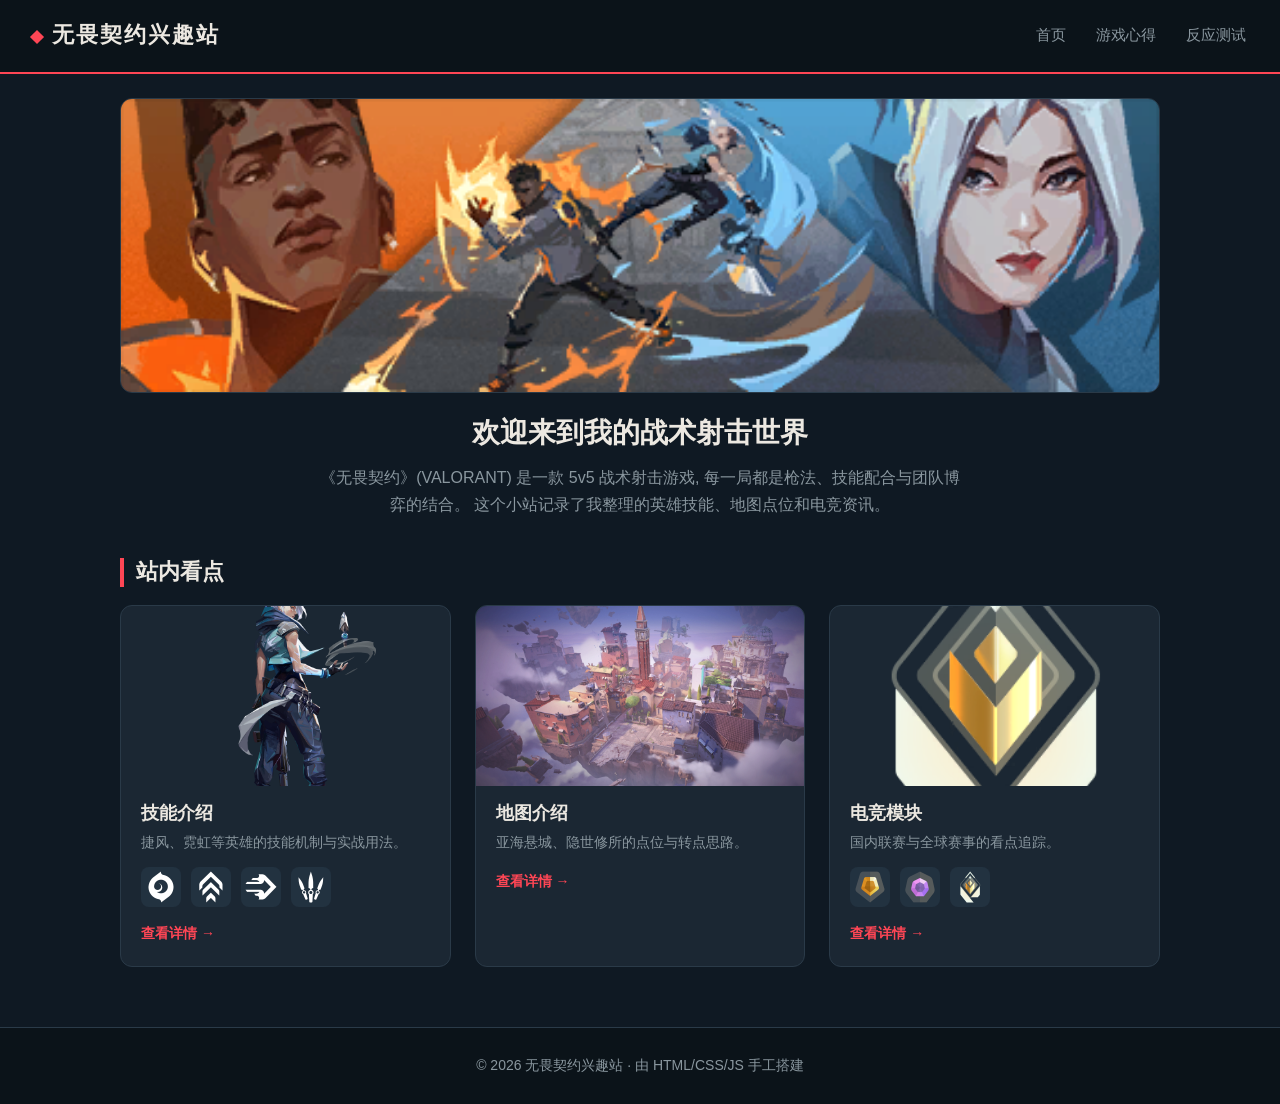
<file: index.html>
<!DOCTYPE html>
<html lang="zh-CN">
<head>
  <meta charset="UTF-8">
  <meta name="viewport" content="width=device-width, initial-scale=1.0">
  <title>无畏契约兴趣站 | 首页</title>
  <link rel="stylesheet" href="style.css">
</head>
<body>

  <!-- 页头:站名 + 全站导航(三个页面保持一致) -->
  <header class="site-header">
    <h1 class="site-title">无畏契约兴趣站</h1>
    <nav class="site-nav">
      <a href="index.html">首页</a>
      <a href="games.html">游戏心得</a>
      <a href="reaction.html">反应测试</a>
    </nav>
  </header>

  <!-- 每个页面只有一个 main -->
  <main>

    <!-- 第 1 节:欢迎横幅 -->
    <section class="hero">
      <img class="hero-img" src="images/card-jett.png" alt="无畏契约捷风主题玩家卡片">
      <h2>欢迎来到我的战术射击世界</h2>
      <p>
        《无畏契约》(VALORANT) 是一款 5v5 战术射击游戏,
        每一局都是枪法、技能配合与团队博弈的结合。
        这个小站记录了我整理的英雄技能、地图点位和电竞资讯。
      </p>
    </section>

    <!-- 第 2 节:三大板块入口卡片 -->
    <section class="topics">
      <h2>站内看点</h2>
      <ul class="topic-list">

        <li class="topic-card">
          <img class="topic-img" src="images/jett.png" alt="决斗者英雄捷风立绘">
          <h3>技能介绍</h3>
          <p>捷风、霓虹等英雄的技能机制与实战用法。</p>
          <div class="icon-strip">
            <img src="images/jett-c.png" alt="捷风 C 技能图标">
            <img src="images/jett-q.png" alt="捷风 Q 技能图标">
            <img src="images/jett-e.png" alt="捷风 E 技能图标">
            <img src="images/jett-x.png" alt="捷风 X 终极技能图标">
          </div>
          <a href="games.html#skills">查看详情 →</a>
        </li>

        <li class="topic-card">
          <img class="topic-img" src="images/ascent.png" alt="亚海悬城地图原画">
          <h3>地图介绍</h3>
          <p>亚海悬城、隐世修所的点位与转点思路。</p>
          <a href="games.html#maps">查看详情 →</a>
        </li>

        <li class="topic-card">
          <img class="topic-img" src="images/rank-radiant.png" alt="辐能战魂段位徽章">
          <h3>电竞模块</h3>
          <p>国内联赛与全球赛事的看点追踪。</p>
          <div class="icon-strip">
            <img src="images/rank-gold.png" alt="黄金段位徽章">
            <img src="images/rank-diamond.png" alt="钻石段位徽章">
            <img src="images/rank-radiant.png" alt="辐能战魂段位徽章">
          </div>
          <a href="games.html#esports">查看详情 →</a>
        </li>

      </ul>
    </section>

  </main>

  <!-- 页脚:三个页面都放 -->
  <footer class="site-footer">
    <p>© 2026 无畏契约兴趣站 · 由 HTML/CSS/JS 手工搭建</p>
  </footer>

</body>
</html>
</file>
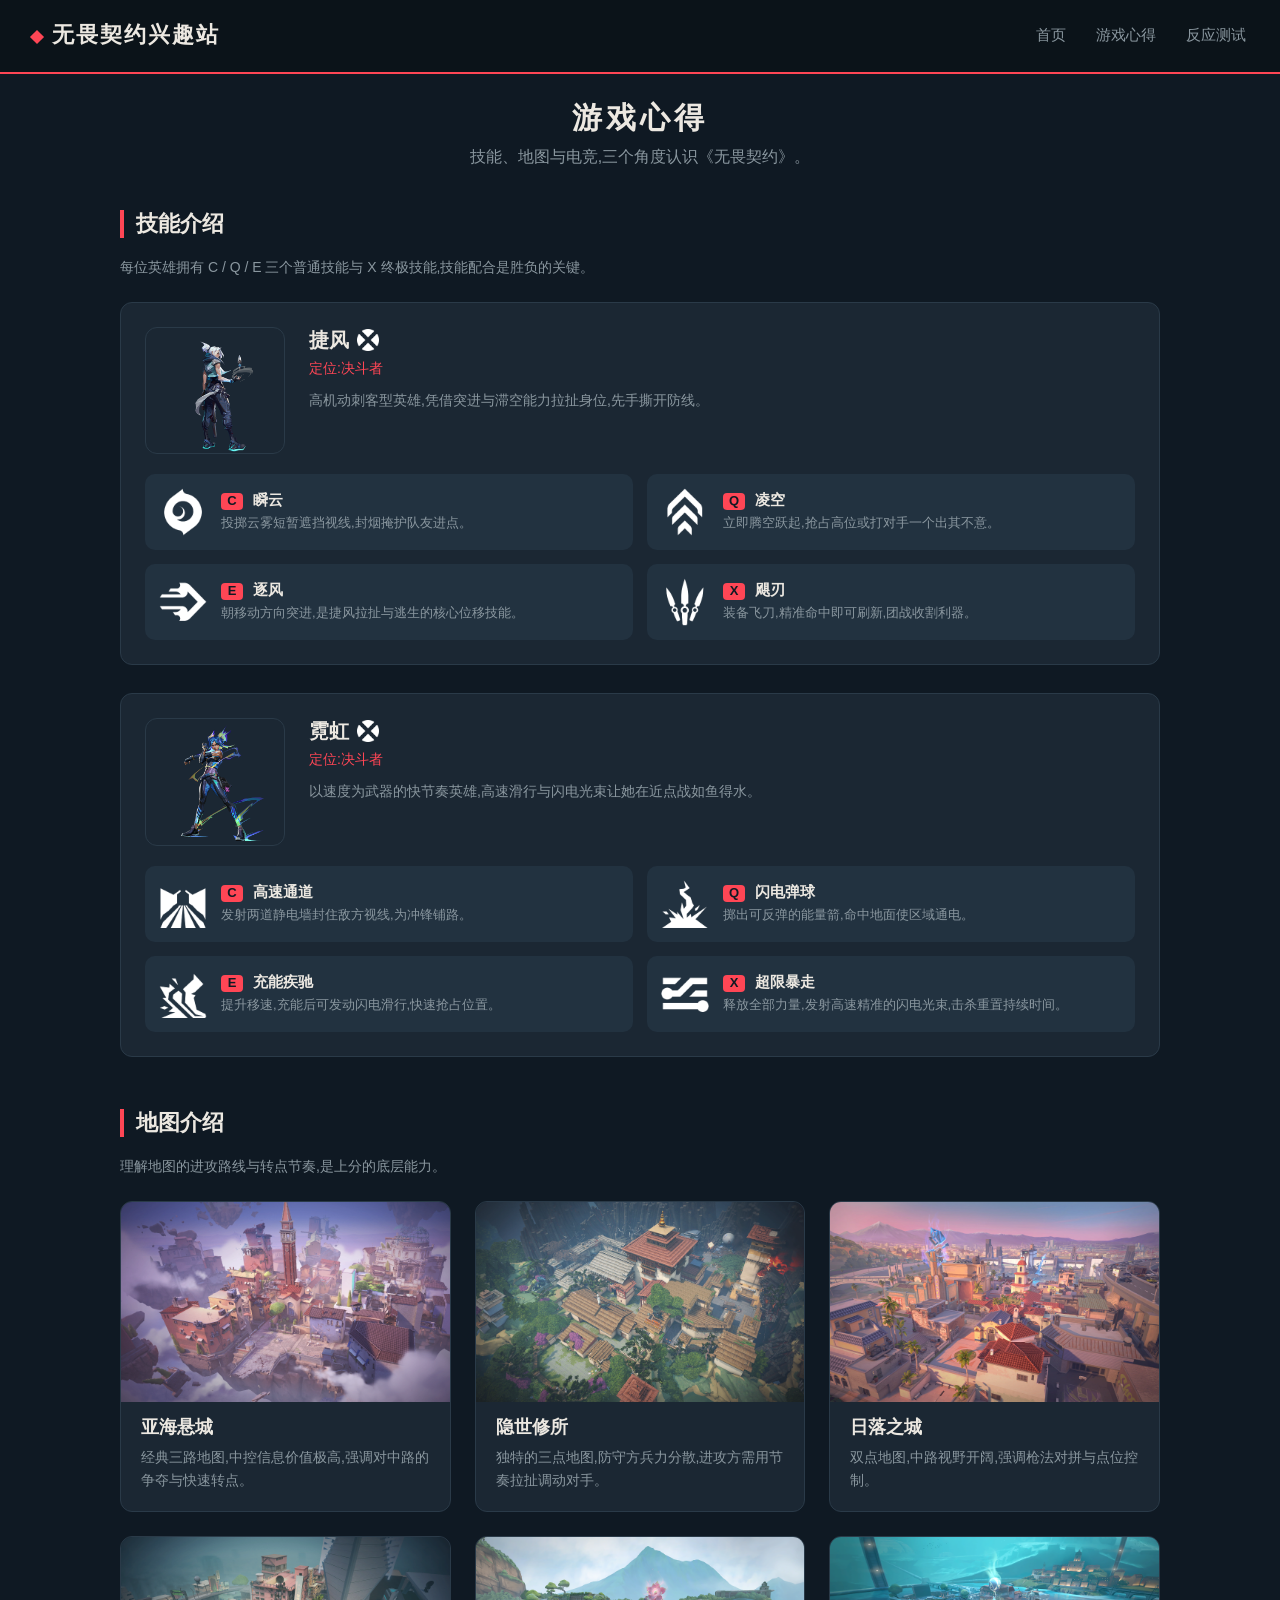
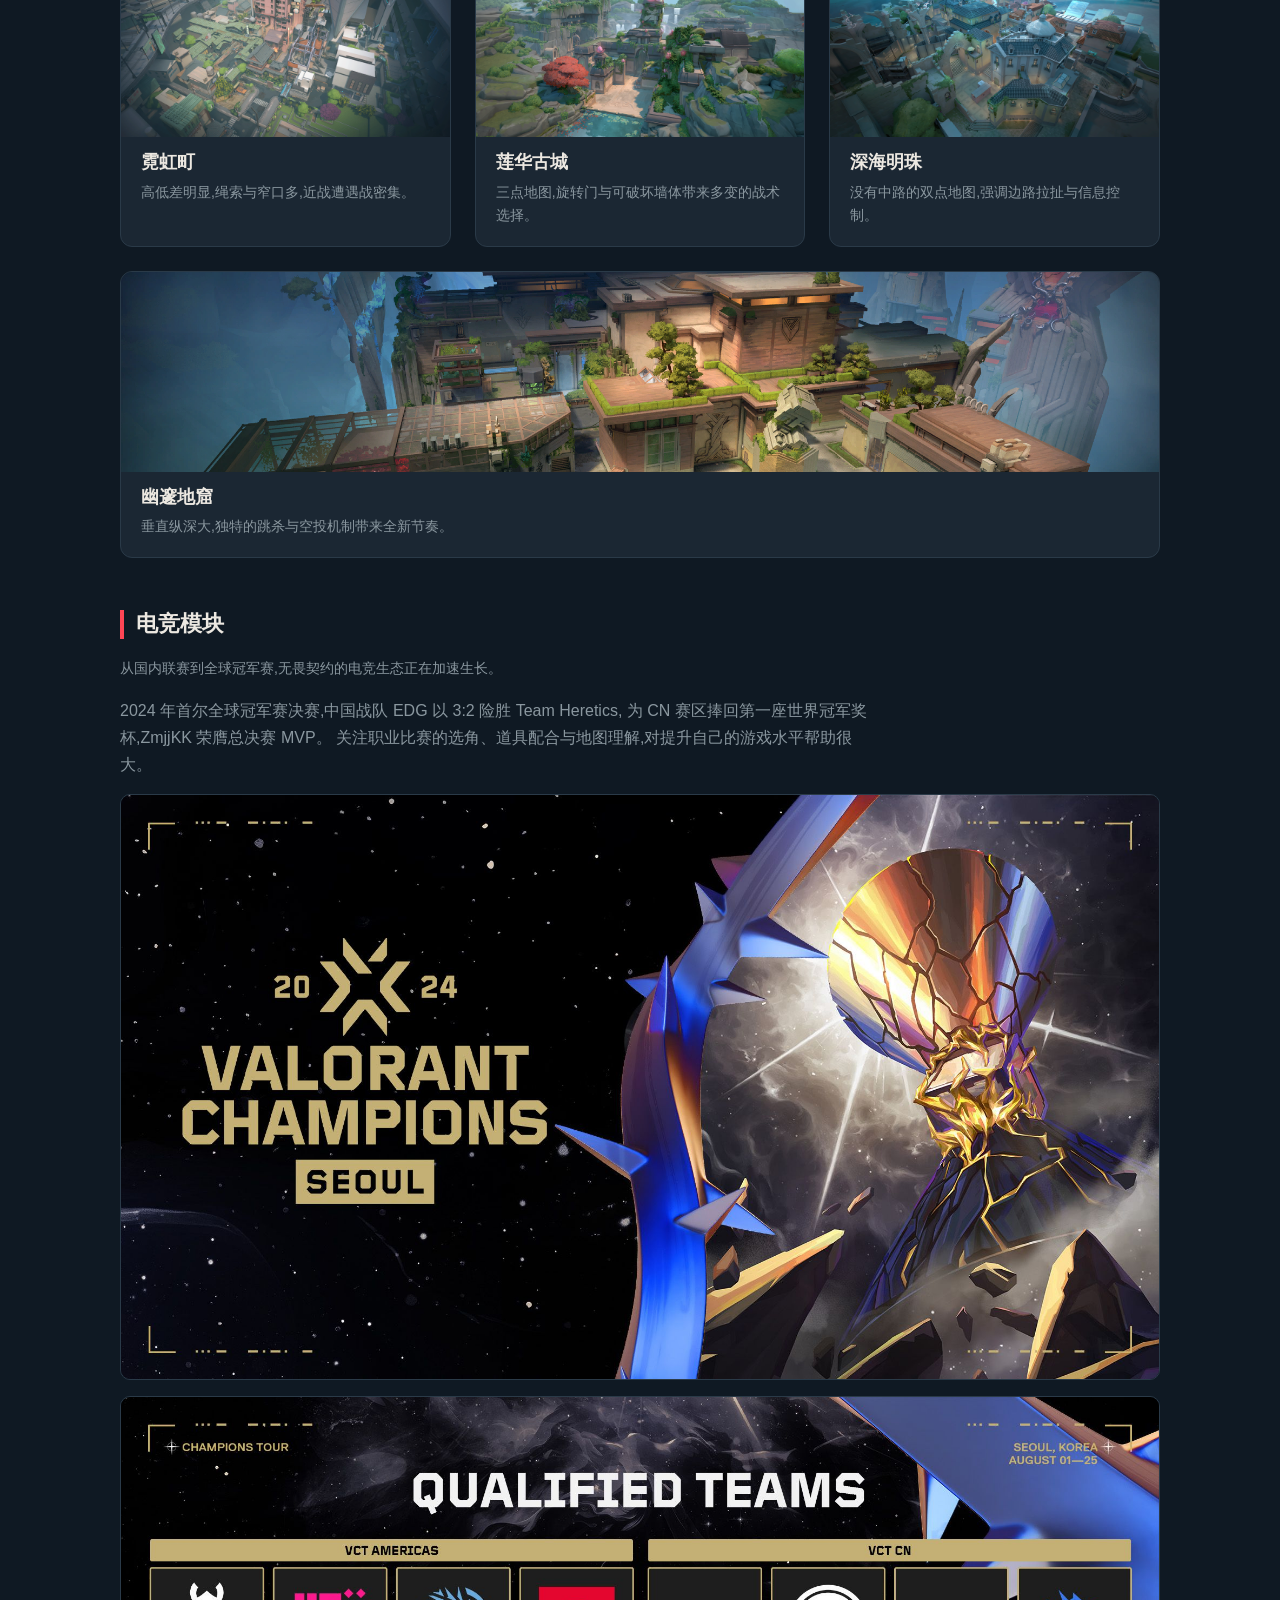
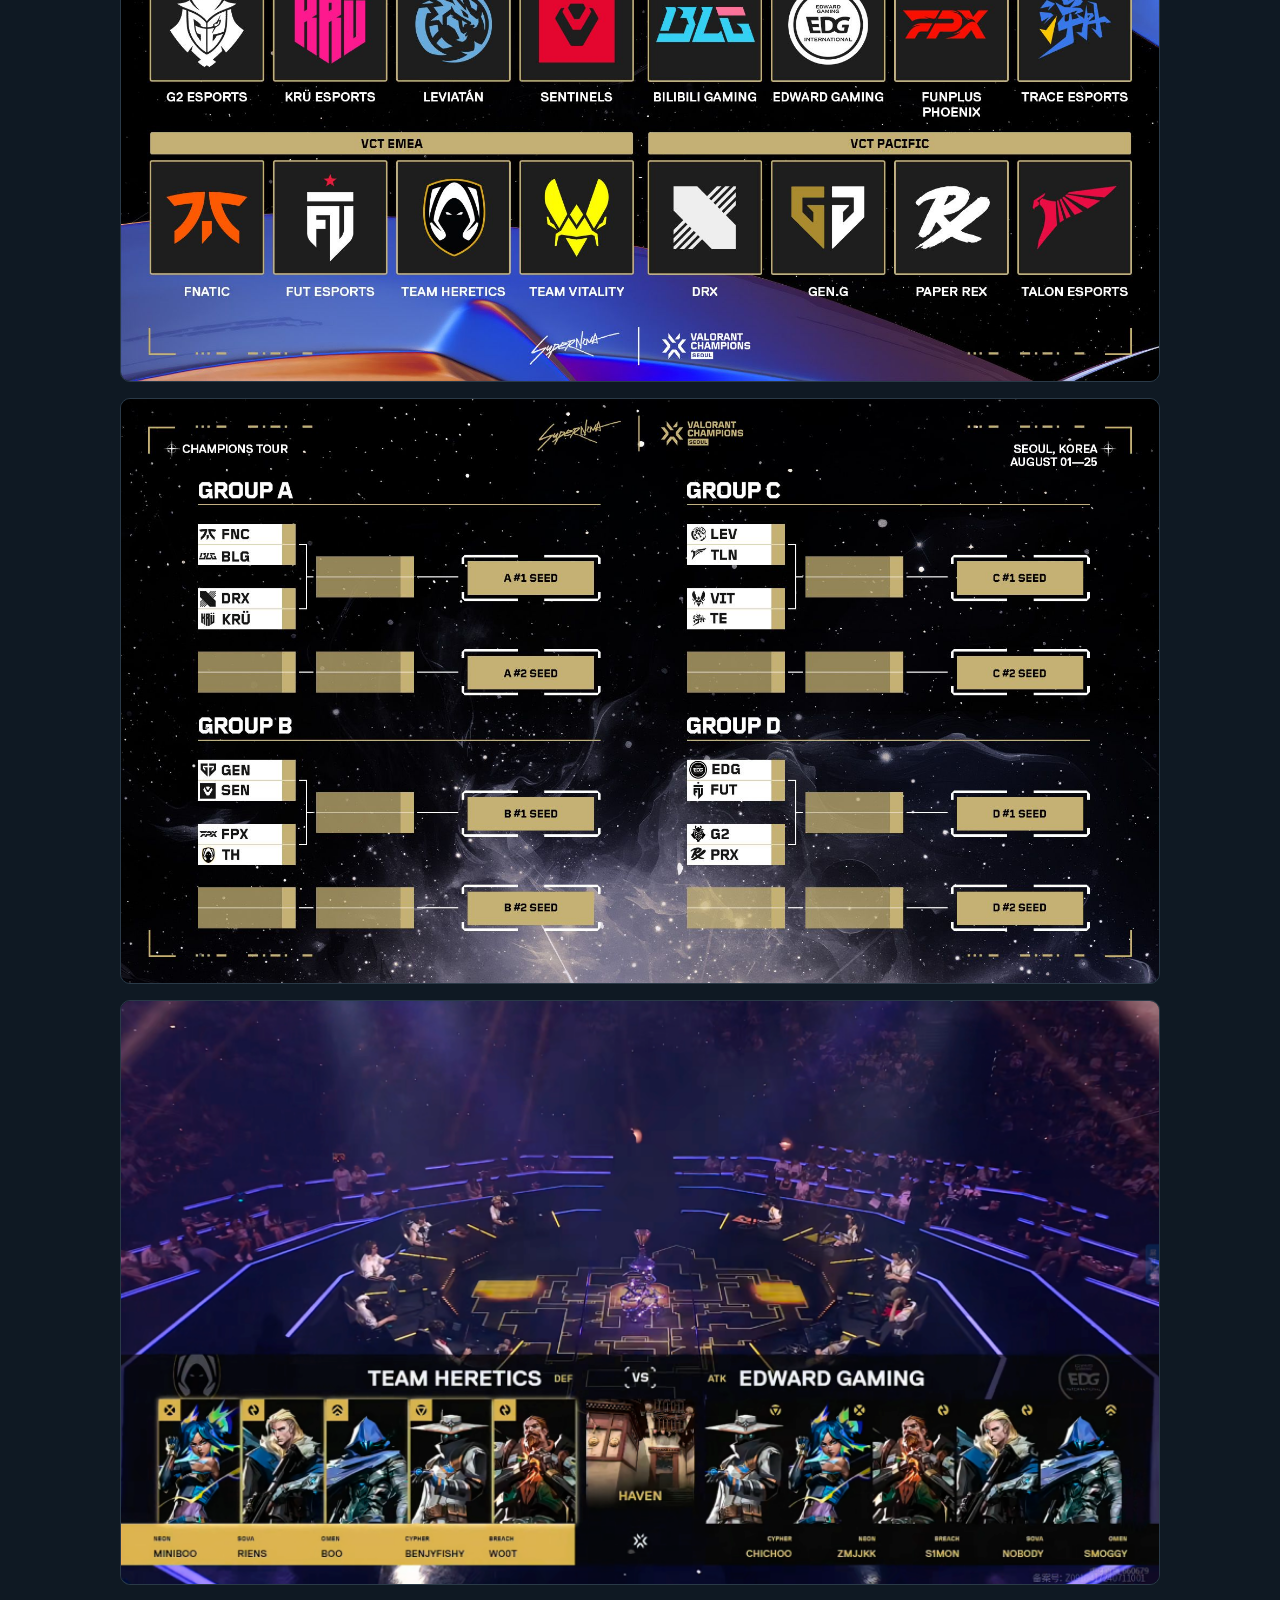
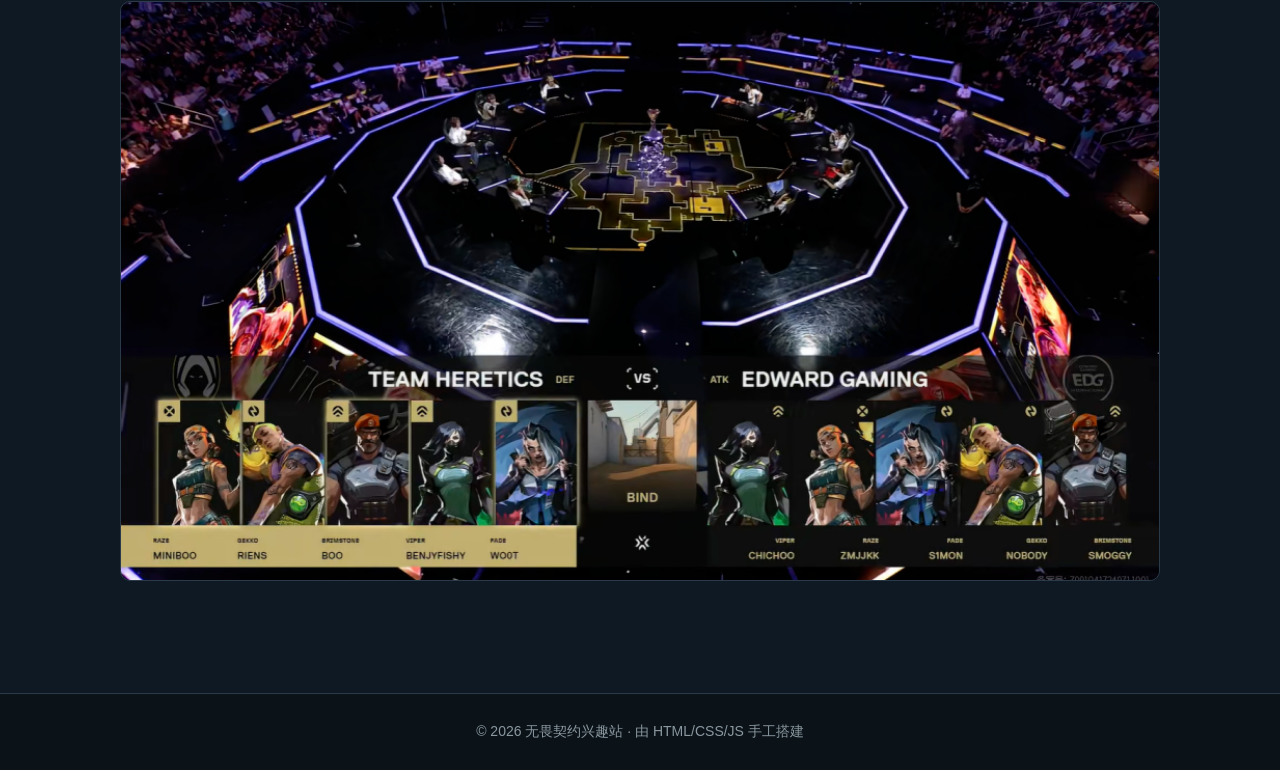
<file: games.html>
<!DOCTYPE html>
<html lang="zh-CN">
<head>
  <meta charset="UTF-8">
  <meta name="viewport" content="width=device-width, initial-scale=1.0">
  <title>无畏契约兴趣站 | 游戏心得</title>
  <link rel="stylesheet" href="style.css">
</head>
<body class="page-games">

  <!-- 页头:与首页保持一致 -->
  <header class="site-header">
    <h1 class="site-title">无畏契约兴趣站</h1>
    <nav class="site-nav">
      <a href="index.html">首页</a>
      <a href="games.html">游戏心得</a>
      <a href="reaction.html">反应测试</a>
    </nav>
  </header>

  <main>

    <!-- 页内主标题 -->
    <section class="page-title">
      <h2>游戏心得</h2>
      <p>技能、地图与电竞,三个角度认识《无畏契约》。</p>
    </section>

    <!-- 第 1 板块:技能介绍 -->
    <section id="skills" class="skills">
      <h2>技能介绍</h2>
      <p class="section-note">每位英雄拥有 C / Q / E 三个普通技能与 X 终极技能,技能配合是胜负的关键。</p>

      <!-- 捷风 -->
      <article class="agent">
        <div class="agent-head">
          <img class="agent-img" src="images/jett.png" alt="决斗者英雄捷风立绘">
          <div class="agent-info">
            <h3>捷风 <img class="role-icon" src="images/role-duelist.png" alt="决斗者定位图标"></h3>
            <p class="agent-role">定位:决斗者</p>
            <p class="agent-desc">高机动刺客型英雄,凭借突进与滞空能力拉扯身位,先手撕开防线。</p>
          </div>
        </div>
        <ul class="skill-list">
          <li class="skill">
            <img src="images/jett-c.png" alt="瞬云技能图标">
            <div class="skill-text">
              <h4><span class="skill-key">C</span> 瞬云</h4>
              <p>投掷云雾短暂遮挡视线,封烟掩护队友进点。</p>
            </div>
          </li>
          <li class="skill">
            <img src="images/jett-q.png" alt="凌空技能图标">
            <div class="skill-text">
              <h4><span class="skill-key">Q</span> 凌空</h4>
              <p>立即腾空跃起,抢占高位或打对手一个出其不意。</p>
            </div>
          </li>
          <li class="skill">
            <img src="images/jett-e.png" alt="逐风技能图标">
            <div class="skill-text">
              <h4><span class="skill-key">E</span> 逐风</h4>
              <p>朝移动方向突进,是捷风拉扯与逃生的核心位移技能。</p>
            </div>
          </li>
          <li class="skill">
            <img src="images/jett-x.png" alt="飓刃技能图标">
            <div class="skill-text">
              <h4><span class="skill-key">X</span> 飓刃</h4>
              <p>装备飞刀,精准命中即可刷新,团战收割利器。</p>
            </div>
          </li>
        </ul>
      </article>

      <!-- 霓虹 -->
      <article class="agent">
        <div class="agent-head">
          <img class="agent-img" src="images/neon.png" alt="决斗者英雄霓虹立绘">
          <div class="agent-info">
            <h3>霓虹 <img class="role-icon" src="images/role-duelist.png" alt="决斗者定位图标"></h3>
            <p class="agent-role">定位:决斗者</p>
            <p class="agent-desc">以速度为武器的快节奏英雄,高速滑行与闪电光束让她在近点战如鱼得水。</p>
          </div>
        </div>
        <ul class="skill-list">
          <li class="skill">
            <img src="images/neon-c.png" alt="高速通道技能图标">
            <div class="skill-text">
              <h4><span class="skill-key">C</span> 高速通道</h4>
              <p>发射两道静电墙封住敌方视线,为冲锋铺路。</p>
            </div>
          </li>
          <li class="skill">
            <img src="images/neon-q.png" alt="闪电弹球技能图标">
            <div class="skill-text">
              <h4><span class="skill-key">Q</span> 闪电弹球</h4>
              <p>掷出可反弹的能量箭,命中地面使区域通电。</p>
            </div>
          </li>
          <li class="skill">
            <img src="images/neon-e.png" alt="充能疾驰技能图标">
            <div class="skill-text">
              <h4><span class="skill-key">E</span> 充能疾驰</h4>
              <p>提升移速,充能后可发动闪电滑行,快速抢占位置。</p>
            </div>
          </li>
          <li class="skill">
            <img src="images/neon-x.png" alt="超限暴走技能图标">
            <div class="skill-text">
              <h4><span class="skill-key">X</span> 超限暴走</h4>
              <p>释放全部力量,发射高速精准的闪电光束,击杀重置持续时间。</p>
            </div>
          </li>
        </ul>
      </article>
    </section>

    <!-- 第 2 板块:地图介绍 -->
    <section id="maps" class="maps">
      <h2>地图介绍</h2>
      <p class="section-note">理解地图的进攻路线与转点节奏,是上分的底层能力。</p>
      <div class="map-list">
        <article class="map">
          <img class="map-img" src="images/ascent.png" alt="亚海悬城地图原画">
          <h3>亚海悬城</h3>
          <p>经典三路地图,中控信息价值极高,强调对中路的争夺与快速转点。</p>
        </article>
        <article class="map">
          <img class="map-img" src="images/haven.png" alt="隐世修所地图原画">
          <h3>隐世修所</h3>
          <p>独特的三点地图,防守方兵力分散,进攻方需用节奏拉扯调动对手。</p>
        </article>
        <article class="map">
          <img class="map-img" src="images/sunset.png" alt="日落之城地图原画">
          <h3>日落之城</h3>
          <p>双点地图,中路视野开阔,强调枪法对拼与点位控制。</p>
        </article>
        <article class="map">
          <img class="map-img" src="images/split.png" alt="霓虹町地图原画">
          <h3>霓虹町</h3>
          <p>高低差明显,绳索与窄口多,近战遭遇战密集。</p>
        </article>
        <article class="map">
          <img class="map-img" src="images/lotus.png" alt="莲华古城地图原画">
          <h3>莲华古城</h3>
          <p>三点地图,旋转门与可破坏墙体带来多变的战术选择。</p>
        </article>
        <article class="map">
          <img class="map-img" src="images/pearl.png" alt="深海明珠地图原画">
          <h3>深海明珠</h3>
          <p>没有中路的双点地图,强调边路拉扯与信息控制。</p>
        </article>
        <article class="map">
          <img class="map-img" src="images/abyss.png" alt="幽邃地窟地图原画">
          <h3>幽邃地窟</h3>
          <p>垂直纵深大,独特的跳杀与空投机制带来全新节奏。</p>
        </article>
      </div>
    </section>

    <!-- 第 3 板块:电竞模块 -->
    <section id="esports" class="esports">
      <h2>电竞模块</h2>
      <p class="section-note">从国内联赛到全球冠军赛,无畏契约的电竞生态正在加速生长。</p>
      <p>
        2024 年首尔全球冠军赛决赛,中国战队 EDG 以 3:2 险胜 Team Heretics,
        为 CN 赛区捧回第一座世界冠军奖杯,ZmjjKK 荣膺总决赛 MVP。
        关注职业比赛的选角、道具配合与地图理解,对提升自己的游戏水平帮助很大。
      </p>
      <div class="esports-gallery">
        <img src="images/esports-1.jpg" alt="2024 全球冠军赛首尔站主视觉">
        <img src="images/esports-4.jpg" alt="全球冠军赛十六强战队,含 EDG、FPX、TE 三支 CN 队伍">
        <img src="images/esports-3.jpg" alt="2024 赛季赛事体系路线图">
        <img src="images/edg-3.jpg" alt="总决赛现场:EDG 对阵 Team Heretics">
        <img src="images/edg-4.jpg" alt="总决赛舞台,EDG 五名选手登场">
      </div>
    </section>

  </main>

  <!-- 返回顶部按钮(由 main.js 激活) -->
  <button id="back-to-top" class="back-to-top" type="button">↑ 返回顶部</button>

  <!-- 页脚 -->
  <footer class="site-footer">
    <p>© 2026 无畏契约兴趣站 · 由 HTML/CSS/JS 手工搭建</p>
  </footer>

  <script src="main.js"></script>
</body>
</html>
</file>
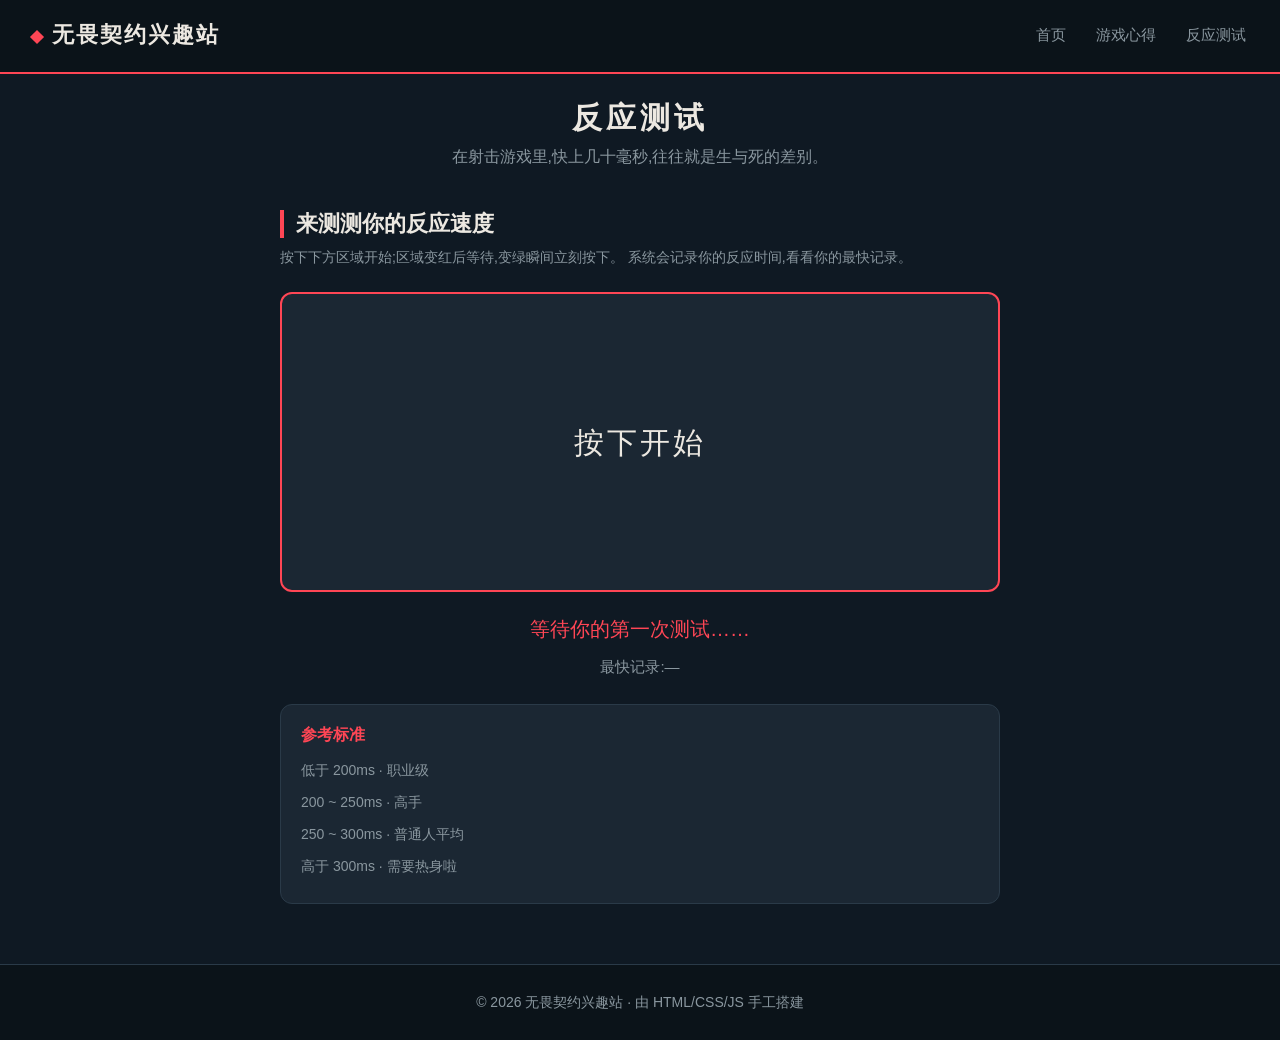
<file: reaction.html>
<!DOCTYPE html>
<html lang="zh-CN">
<head>
  <meta charset="UTF-8">
  <meta name="viewport" content="width=device-width, initial-scale=1.0">
  <title>无畏契约兴趣站 | 反应测试</title>
  <link rel="stylesheet" href="style.css">
</head>
<body class="page-reaction">

  <!-- 页头:与首页保持一致 -->
  <header class="site-header">
    <h1 class="site-title">无畏契约兴趣站</h1>
    <nav class="site-nav">
      <a href="index.html">首页</a>
      <a href="games.html">游戏心得</a>
      <a href="reaction.html">反应测试</a>
    </nav>
  </header>

  <main>

    <section class="page-title">
      <h2>反应测试</h2>
      <p>在射击游戏里,快上几十毫秒,往往就是生与死的差别。</p>
    </section>

    <section class="test-area">
      <h2>来测测你的反应速度</h2>
      <p class="section-note">
        按下下方区域开始;区域变红后等待,变绿瞬间立刻按下。
        系统会记录你的反应时间,看看你的最快记录。
      </p>

      <!-- 测试主区域:三种状态由 main.js 切换 -->
      <div id="test-box" class="test-box">按下开始</div>

      <p id="result" class="test-result">等待你的第一次测试……</p>

      <!-- 最快记录(由 main.js 更新) -->
      <p id="best-time" class="test-best">最快记录:—</p>

      <!-- 参考标准 -->
      <div class="test-guide">
        <h3>参考标准</h3>
        <ul>
          <li>低于 200ms · 职业级</li>
          <li>200 ~ 250ms · 高手</li>
          <li>250 ~ 300ms · 普通人平均</li>
          <li>高于 300ms · 需要热身啦</li>
        </ul>
      </div>
    </section>

  </main>

  <!-- 页脚 -->
  <footer class="site-footer">
    <p>© 2026 无畏契约兴趣站 · 由 HTML/CSS/JS 手工搭建</p>
  </footer>

  <script src="main.js"></script>
</body>
</html>
</file>
<file: style.css>
/* ============================================================
   无畏契约兴趣站 · 全局样式
   色调:无畏契约暗色蓝黑底 + 标志红 #ff4655 + 冷白文字
   ============================================================ */

:root {
  --bg: #0f1923;            /* 全局深蓝黑背景 */
  --bg-panel: #1b2733;      /* 卡片/面板底色 */
  --bg-panel-2: #223240;    /* 更浅一档面板 */
  --accent: #ff4655;        /* 无畏契约标志红 */
  --accent-dark: #d93a48;
  --text: #ece8e1;          /* 冷白主文字 */
  --text-muted: #8a979f;    /* 次要灰文字 */
  --border: #2a3a48;
  --radius: 12px;
}

/* ---------- 基础重置 ---------- */
* {
  margin: 0;
  padding: 0;
  box-sizing: border-box;
}

body {
  background-color: var(--bg);
  color: var(--text);
  font-family: "Microsoft YaHei", "PingFang SC", "Segoe UI", sans-serif;
  line-height: 1.7;
}

img {
  max-width: 100%;
  display: block;
}

a {
  color: var(--accent);
  text-decoration: none;
}

ul {
  list-style: none;
}

main {
  max-width: 1080px;
  margin: 0 auto;
  padding: 24px 20px 60px;
}

h1, h2, h3, h4 {
  line-height: 1.3;
}

/* ---------- 页头 ---------- */
.site-header {
  display: flex;
  align-items: center;
  justify-content: space-between;
  padding: 18px 32px;
  background-color: #0b1319;
  border-bottom: 2px solid var(--accent);
  position: sticky;
  top: 0;
  z-index: 10;
}

.site-title {
  font-size: 22px;
  letter-spacing: 2px;
  color: var(--text);
}

.site-title::before {
  content: "";
  display: inline-block;
  width: 10px;
  height: 10px;
  margin-right: 10px;
  background-color: var(--accent);
  transform: rotate(45deg);
}

.site-nav {
  display: flex;
  gap: 26px;
}

.site-nav a {
  color: var(--text-muted);
  font-size: 15px;
  padding: 4px 2px;
  border-bottom: 2px solid transparent;
  transition: color 0.2s, border-color 0.2s;
}

.site-nav a:hover {
  color: var(--accent);
  border-bottom-color: var(--accent);
}

/* ---------- 页脚 ---------- */
.site-footer {
  text-align: center;
  padding: 26px 20px;
  background-color: #0b1319;
  border-top: 1px solid var(--border);
  color: var(--text-muted);
  font-size: 14px;
}

/* ---------- 首页:欢迎横幅 ---------- */
.hero {
  text-align: center;
  margin-bottom: 40px;
}

.hero-img {
  width: 100%;
  border-radius: var(--radius);
  margin-bottom: 22px;
  border: 1px solid var(--border);
}

.hero h2 {
  font-size: 28px;
  margin-bottom: 12px;
  color: var(--text);
}

.hero p {
  max-width: 640px;
  margin: 0 auto;
  color: var(--text-muted);
}

/* ---------- 首页:板块卡片 ---------- */
.topics h2,
.skills h2,
.maps h2,
.esports h2 {
  font-size: 22px;
  margin-bottom: 18px;
  padding-left: 12px;
  border-left: 4px solid var(--accent);
}

.topic-list {
  display: flex;
  gap: 24px;
  flex-wrap: wrap;
}

.topic-card {
  flex: 1 1 280px;
  background-color: var(--bg-panel);
  border: 1px solid var(--border);
  border-radius: var(--radius);
  overflow: hidden;
  padding-bottom: 20px;
  transition: transform 0.2s, border-color 0.2s;
}

.topic-card:hover {
  transform: translateY(-4px);
  border-color: var(--accent);
}

.topic-img {
  width: 100%;
  height: 180px;
  object-fit: cover;
}

.topic-card h3 {
  font-size: 18px;
  margin: 16px 20px 6px;
}

.topic-card p {
  color: var(--text-muted);
  font-size: 14px;
  margin: 0 20px 12px;
}

.topic-card a {
  margin: 0 20px;
  font-size: 14px;
  font-weight: bold;
}

/* 卡片内的小图标行 */
.icon-strip {
  display: flex;
  gap: 10px;
  align-items: center;
  padding: 0 20px;
  margin: 12px 0;
}

.icon-strip img {
  width: 40px;
  height: 40px;
  object-fit: contain;
  background-color: var(--bg-panel-2);
  border-radius: 8px;
  padding: 4px;
}

/* ---------- games:页内标题 ---------- */
.page-title {
  text-align: center;
  margin-bottom: 40px;
}

.page-title h2 {
  font-size: 30px;
  letter-spacing: 4px;
}

.page-title p {
  color: var(--text-muted);
  margin-top: 6px;
}

.section-note {
  color: var(--text-muted);
  font-size: 14px;
  margin-bottom: 22px;
}

/* ---------- games:技能介绍 ---------- */
.skills, .maps, .esports {
  margin-bottom: 52px;
}

.agent {
  background-color: var(--bg-panel);
  border: 1px solid var(--border);
  border-radius: var(--radius);
  padding: 24px;
  margin-bottom: 28px;
}

.agent-head {
  display: flex;
  gap: 24px;
  align-items: flex-start;
  margin-bottom: 20px;
}

.agent-img {
  width: 140px;
  border-radius: var(--radius);
  border: 1px solid var(--border);
}

.agent-info h3 {
  font-size: 20px;
  display: flex;
  align-items: center;
  gap: 8px;
}

.role-icon {
  width: 22px;
  height: 22px;
  object-fit: contain;
}

.agent-role {
  color: var(--accent);
  font-size: 14px;
  margin: 4px 0 8px;
}

.agent-desc {
  color: var(--text-muted);
  font-size: 14px;
}

/* 技能列表 */
.skill-list {
  display: grid;
  grid-template-columns: repeat(2, 1fr);
  gap: 14px;
}

.skill {
  display: flex;
  gap: 14px;
  align-items: center;
  background-color: var(--bg-panel-2);
  border-radius: 10px;
  padding: 14px;
}

.skill img {
  width: 48px;
  height: 48px;
  object-fit: contain;
}

.skill-text h4 {
  font-size: 15px;
  margin-bottom: 2px;
}

.skill-key {
  display: inline-block;
  min-width: 22px;
  text-align: center;
  color: #0f1923;
  background-color: var(--accent);
  border-radius: 4px;
  font-size: 13px;
  margin-right: 6px;
  padding: 0 4px;
  font-weight: bold;
}

.skill-text p {
  color: var(--text-muted);
  font-size: 13px;
}

/* ---------- games:地图介绍 ---------- */
.map-list {
  display: flex;
  gap: 24px;
  flex-wrap: wrap;
}

.map {
  flex: 1 1 320px;
  background-color: var(--bg-panel);
  border: 1px solid var(--border);
  border-radius: var(--radius);
  overflow: hidden;
  padding-bottom: 18px;
}

.map-img {
  width: 100%;
  height: 200px;
  object-fit: cover;
}

.map h3 {
  font-size: 18px;
  margin: 14px 20px 6px;
}

.map p {
  color: var(--text-muted);
  font-size: 14px;
  margin: 0 20px;
}

/* ---------- games:电竞模块 ---------- */
.esports > p {
  color: var(--text-muted);
  margin-bottom: 16px;
  max-width: 760px;
}

.esports-gallery {
  display: flex;
  gap: 16px;
  flex-wrap: wrap;
}

.esports-gallery img {
  flex: 1 1 300px;
  border-radius: 10px;
  border: 1px solid var(--border);
}

/* ---------- 返回顶部按钮 ---------- */
.back-to-top {
  position: fixed;
  right: 24px;
  bottom: 24px;
  padding: 12px 18px;
  background-color: var(--accent);
  color: #fff;
  border: none;
  border-radius: 8px;
  font-size: 14px;
  cursor: pointer;
  display: none;   /* 默认隐藏,由 main.js 控制显隐 */
  box-shadow: 0 4px 14px rgba(255, 70, 85, 0.4);
}

.back-to-top:hover {
  background-color: var(--accent-dark);
}

/* ---------- reaction:反应测试 ---------- */
.test-area {
  max-width: 720px;
  margin: 0 auto;
}

.test-area h2 {
  font-size: 22px;
  margin-bottom: 8px;
  padding-left: 12px;
  border-left: 4px solid var(--accent);
}

.test-box {
  height: 300px;
  display: flex;
  align-items: center;
  justify-content: center;
  font-size: 30px;
  letter-spacing: 3px;
  background-color: var(--bg-panel);
  border: 2px solid var(--accent);
  border-radius: var(--radius);
  cursor: pointer;
  user-select: none;
  margin: 20px 0;
}

/* 等待状态:红色 */
.test-box.waiting {
  background-color: var(--accent);
  color: #fff;
}

/* 就绪状态:绿色,此时点击计时 */
.test-box.ready {
  background-color: #2ecc71;
  border-color: #2ecc71;
  color: #0f1923;
}

.test-result {
  text-align: center;
  font-size: 20px;
  color: var(--accent);
  min-height: 34px;
  margin-bottom: 8px;
}

.test-best {
  text-align: center;
  font-size: 15px;
  color: var(--text-muted);
  margin-bottom: 24px;
}

.test-guide {
  background-color: var(--bg-panel);
  border: 1px solid var(--border);
  border-radius: var(--radius);
  padding: 20px;
}

.test-guide h3 {
  font-size: 16px;
  margin-bottom: 10px;
  color: var(--accent);
}

.test-guide li {
  color: var(--text-muted);
  font-size: 14px;
  padding: 4px 0;
}

/* ---------- 响应式 ---------- */
@media (max-width: 720px) {
  .site-header {
    flex-direction: column;
    gap: 10px;
    padding: 14px 20px;
  }

  .skill-list {
    grid-template-columns: 1fr;
  }

  .agent-head {
    flex-direction: column;
  }

  .agent-img {
    width: 100%;
    height: 200px;
    object-fit: contain;
  }
}
</file>
